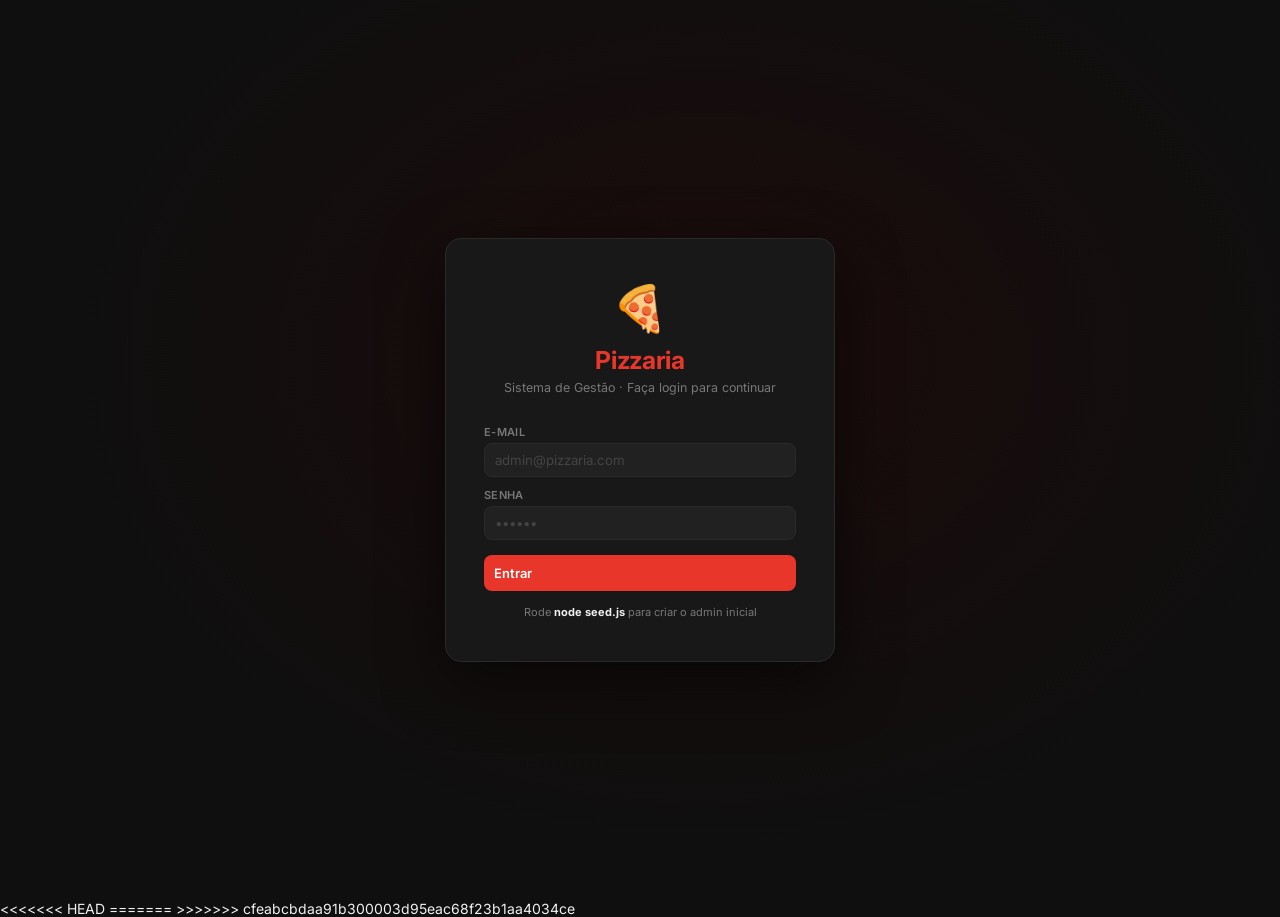
<file: index.html>
<!DOCTYPE html>
<html lang="pt-BR">
<head>
  <meta charset="UTF-8"/>
  <meta name="viewport" content="width=device-width, initial-scale=1.0"/>
  <title>🍕 Pizzaria</title>
  <link rel="preconnect" href="https://fonts.googleapis.com">
  <link href="https://fonts.googleapis.com/css2?family=Inter:wght@400;500;600;700&display=swap" rel="stylesheet">
  <link rel="stylesheet" href="style.css"> <!--Caminho para o CSS-->
</head>
<body>
 <!-- // ================================== LOGIN ============================= // -->
<div id="tela-login">

  <div class="login-box">

    
    <div class="login-logo">
      <span class="em">🍕</span>
      <h1>Pizzaria</h1>
      <p>Sistema de Gestão · Faça login para continuar</p>
    </div>

    <div class="login-erro" id="login-erro"></div>

    <div class="fg"> <!-- Caixa de entrada para email -->
      <label>E-mail</label>
      <input id="l-email" type="email" placeholder="admin@pizzaria.com"
        onkeydown="if(event.key==='Enter') fazerLogin()">
    </div>

    <div class="fg">
      <label>Senha</label> <!-- Caixa de entrada para senha -->
      <input id="l-senha" type="password" placeholder="••••••"
        onkeydown="if(event.key==='Enter') fazerLogin()">
    </div>
    <!-- Botão para fazer login -->
    <button class="btn btn-red" id="btn-login" 
      style="width:100%;padding:10px;margin-top:4px"
      onclick="fazerLogin()">
      Entrar
    </button>

    <!-- Criar o Admin Incial -->
    <p style="text-align:center;font-size:.69rem;color:var(--muted);margin-top:14px">
      Rode <strong style="color:var(--text)">node seed.js</strong> para criar o admin inicial
    </p>

  </div>

</div>

<!-- // ================================== FIM LOGIN ============================= // -->
<<<<<<< HEAD
 
=======


>>>>>>> cfeabcbdaa91b300003d95eac68f23b1aa4034ce

<!-- // ================================== TELA INICIAL ============================= // -->

<div id="app">
  <aside id="sidebar">

    <div class="sb-logo">
      <h1>🍕 Pizzaria</h1>
      <div class="sb-user">
        <span class="tag" id="sb-perfil">—</span>
        <span id="sb-nome">—</span>
      </div>
    </div>

    <nav class="sb-nav">
      <!-- Visualizar Dashboard -->
      <div class="sb-group">Geral</div>
      <button class="nav-btn ativo" onclick="ir('dashboard',this)">
        <span class="ic">📊</span><span>Dashboard</span>
      </button>

      <!-- Visualizar Pedidos -->
      <button class="nav-btn" onclick="ir('pedidos',this)">
        <span class="ic">📋</span><span>Pedidos</span>
      </button>
      
       <!-- Visualizar Cadastros -->
      <div class="sb-group">Cadastros</div>
      <button class="nav-btn" onclick="ir('pizzas',this)">
        <span class="ic">🍕</span><span id="nav-pizzas-label">Pizzas</span>
      </button>

      <!-- Visualizar Clientes -->
      <button class="nav-btn" onclick="ir('clientes',this)">
        <span class="ic">👥</span><span>Clientes</span>
      </button>

       <!-- Visualizar Sistema-->
      <div class="sb-group" id="menu-usuarios" style="display:none">Sistema</div>
      <button class="nav-btn" id="btn-usuarios" onclick="ir('usuarios',this)"
        style="display:none">
        <span class="ic">🔐</span><span>Usuários</span>
      </button>

       <!-- Visualizar Mesas -->
      <div class="sb-group" id="sb-group-garcom" style="display:none">Mesas</div>
      <button class="nav-btn" id="btn-nav-mesas" onclick="ir('mesas',this)"
        style="display:none">
        <span class="ic">🪑</span><span>Minhas Mesas</span>
      </button>

    </nav>

     <!-- Versão e Botão para Sair  -->
    <div class="sb-footer">
      <span>v2.0</span>
      <button class="btn-logout" onclick="sair()">Sair</button>
    </div>
  </aside>




  <!-- // ==================================  DASHBOARD ============================= // -->

  <div id="conteudo">
    <section id="pg-dashboard" class="secao ativa">

      <div class="pg-header">
        <div>
          <h2>Dashboard</h2>
          <p id="dash-sub">Resumo do sistema</p>
        </div>
        <button class="btn btn-ghost btn-sm" onclick="carregarDashboard()">↻ Atualizar</button>
      </div>

      <div class="pg-body">

        <div class="stats-grid">

          <div class="stat cr">
            <span class="ico">📋</span>
            <div class="lbl">Pedidos</div>
            <div class="val" id="s-ped">—</div>
            <div class="sub" id="s-ped-sub">carregando</div>
          </div>

          <div class="stat co" id="stat-fat">
            <span class="ico">💰</span>
            <div class="lbl">Faturamento</div>
            <div class="val" id="s-fat">—</div>
            <div class="sub">total geral</div>
          </div>

          <div class="stat cg" id="stat-cli">
            <span class="ico">👥</span>
            <div class="lbl">Clientes</div>
            <div class="val" id="s-cli">—</div>
            <div class="sub">cadastrados</div>
          </div>

          <div class="stat cb">
            <span class="ico">🍕</span>
            <div class="lbl">Pizzas</div>
            <div class="val" id="s-piz">—</div>
            <div class="sub">no cardápio</div>
          </div>

          <div class="stat cp">
            <span class="ico">🛵</span>
            <div class="lbl">Em entrega</div>
            <div class="val" id="s-ent">—</div>
            <div class="sub">saíram agora</div>
          </div>

        </div>

        <div class="dash-grid">

          <div class="card">

            <div class="card-head">
              <h3>Pedidos Recentes</h3>
              <button class="btn btn-red btn-sm"
                onclick="ir('pedidos', document.querySelector('[onclick*=pedidos]'))">
                + Novo
              </button>
            </div>

            <div class="card-body" id="dash-pedidos">
              <div class="spin-wrap"><div class="spin"></div> Carregando...</div>
            </div>

          </div>

          <div class="card">

            <div class="card-head"><h3>Cardápio Ativo</h3></div>

            <div class="card-body" id="dash-cardapio">
              <div class="spin-wrap"><div class="spin"></div> Carregando...</div>
            </div>

          </div>

        </div>

      </div>

    </section>
  <!-- // ==================================  FIM DASHBOARD ============================= // -->

  <!-- // ==================================  PEDIDOS ============================= // -->

    <section id="pg-pedidos" class="secao">

      <div class="pg-header">
        <div><h2>Pedidos</h2><p>Acompanhe e gerencie os pedidos</p></div>
        <button class="btn btn-red" onclick="abrirPedido()">+ Novo Pedido</button>
      </div>

      <div class="pg-body">

        <div class="card">

          <div class="card-body tbl-wrap" id="tbl-pedidos">
            <div class="spin-wrap"><div class="spin"></div> Carregando...</div>
          </div>

        </div>
      </div>

    </section>

    <section id="pg-pizzas" class="secao">

      <div class="pg-header">

        <div>
          <h2 id="pg-pizzas-titulo">Pizzas</h2>
          <p id="pg-pizzas-sub">Gerencie o cardápio</p>
        </div>
    
        <button class="btn btn-red" id="btn-nova-pizza" onclick="abrirPizza()">+ Nova Pizza</button>
      </div>


      <div class="pg-body">

        <div class="card">

          <div class="card-body tbl-wrap" id="tbl-pizzas">
            <div class="spin-wrap"><div class="spin"></div> Carregando...</div>
          </div>

        </div>
      </div>
    </section>
  <!-- // ==================================  FIM PEDIDOS ============================= // -->


  <!-- // ==================================  CLIENTES ============================= // -->
    <section id="pg-clientes" class="secao">

      <div class="pg-header">

        <div><h2>Clientes</h2><p>Cadastre e busque clientes</p></div>
        <button class="btn btn-red" onclick="abrirCliente()">+ Novo Cliente</button>
      </div>

      <div class="pg-body">

        <div style="margin-bottom:12px">
          <input id="busca-cli" placeholder="🔍  Buscar por nome..."
            style="max-width:270px" oninput="buscarCli(this.value)">
        </div>

        <div class="card">

          <div class="card-body tbl-wrap" id="tbl-clientes">
            <div class="spin-wrap"><div class="spin"></div> Carregando...</div>
          </div>

        </div>


      </div>

    </section>
  <!-- // ==================================  FIM CLIENTES ============================= // -->

  <!-- // ==================================  USUÁRIOS ============================= // -->

    <section id="pg-usuarios" class="secao">

      <div class="pg-header">

        <div><h2>Usuários</h2><p>Atendentes e administradores</p></div>
        <button class="btn btn-ghost" onclick="abrirUsuario()">+ Novo Usuário</button>
      </div>

      <div class="pg-body">

        <div class="card">

          <div class="card-body tbl-wrap" id="tbl-usuarios">
            <div class="spin-wrap"><div class="spin"></div> Carregando...</div>
          </div>

        </div>

      </div>

    </section>
  <!-- // ================================== FIM USUÁRIOS ============================= // -->

  <!-- // ==================================  MESAS ============================= // -->


    <section id="pg-mesas" class="secao">

      <div class="pg-header">

        <div>
          <h2>Mesas</h2>
          <p id="mesas-sub">Seus pedidos ativos</p>
        </div>

        <button class="btn btn-red" onclick="abrirPedidoMesa()">+ Novo Pedido</button>
      </div>

      <div class="pg-body">

        <div class="stats-grid" style="margin-bottom:18px">

          <div class="stat cr">
            <span class="ico">📋</span>
            <div class="lbl">Meus Pedidos</div>
            <div class="val" id="g-ped">—</div>
            <div class="sub" id="g-ped-sub">hoje</div>
          </div>
          
          <div class="stat cg">
            <span class="ico">🪑</span>
            <div class="lbl">Mesas Ativas</div>
            <div class="val" id="g-mesas">—</div>
            <div class="sub">com pedido aberto</div>
          </div>

          <div class="stat cb">
            <span class="ico">👨‍🍳</span>
            <div class="lbl">Em Preparo</div>
            <div class="val" id="g-preparo">—</div>
            <div class="sub">sendo preparados</div>
          </div>

          <div class="stat cp">
            <span class="ico">🛵</span>
            <div class="lbl">Prontos</div>
            <div class="val" id="g-prontos">—</div>
            <div class="sub">aguardando retirada</div>
          </div>

        </div>

        <div style="display:flex;align-items:center;gap:8px;margin-bottom:14px;flex-wrap:wrap">
          <span style="font-size:.75rem;color:var(--muted);font-weight:600;text-transform:uppercase;letter-spacing:.4px">Mesa:</span>
          <div style="display:flex;gap:5px;flex-wrap:wrap" id="mesa-botoes"></div>
          <button class="btn btn-ghost btn-sm" onclick="carregarMesas(null)">Todas</button>
        </div>

        <div id="grid-mesas" style="display: grid; grid-template-columns: repeat(auto-fill, minmax(280px, 1fr)); gap: 14px;">
          <div class="spin-wrap"><div class="spin"></div> Carregando...</div>
        </div>

      </div>

    </section>
  </div>

</div>
  <!-- // ================================== FIM MESAS ============================= // -->


  <!-- // ==================================  NOVA PIZZA ============================= // -->

<div id="m-pizza" class="modal-bg">

  <div class="modal">

    <h3 id="m-pizza-t">Nova Pizza</h3>
    <input type="hidden" id="p-id">

    <div class="fr2">
      <div class="fg"><label>Nome *</label><input id="p-nome" placeholder="Ex: Calabresa"></div>

      <div class="fg"><label>Categoria</label>

        <select id="p-cat">
          <option value="tradicional">Tradicional</option>
          <option value="especial">Especial</option>
          <option value="premium">Premium</option>
          <option value="doce">Doce</option>
        </select>

      </div>

    </div>

    <div class="fg"><label>Ingredientes *</label><input id="p-ing" placeholder="Calabresa, cebola, mussarela..."></div>
    <div class="fg"><label>Descrição</label><input id="p-desc" placeholder="Breve descrição..."></div>

    <div class="fr3">
      <div class="fg"><label>Preço P (R$)</label><input id="p-pp" type="number" step="0.01" min="0" placeholder="35,00"></div>
      <div class="fg"><label>Preço M (R$)</label><input id="p-pm" type="number" step="0.01" min="0" placeholder="45,00"></div>
      <div class="fg"><label>Preço G (R$)</label><input id="p-pg" type="number" step="0.01" min="0" placeholder="55,00"></div>
    </div>

    <div class="fg"><label>Disponível</label>
      <select id="p-disp">
        <option value="true">✅ Sim</option>
        <option value="false">❌ Não</option>
      </select>
    </div>

    <div class="modal-foot">
      <button class="btn btn-ghost" onclick="fechar('m-pizza')">Cancelar</button>
      <button class="btn btn-red"   onclick="salvarPizza()">Salvar</button>
    </div>

  </div>

</div>
  <!-- // ==================================  FIM NOVA PIZZA ============================= // -->

    <!-- // ==================================  NOVO CLIENTE ============================= // -->

<div id="m-cliente" class="modal-bg">

  <div class="modal">

    <h3 id="m-cli-t">Novo Cliente</h3>
    <input type="hidden" id="c-id">

    <div class="fr2">
      <div class="fg"><label>Nome *</label><input id="c-nome" placeholder="João da Silva"></div>
      <div class="fg"><label>Telefone *</label><input id="c-tel" placeholder="(11) 99999-9999"></div>
    </div>

    <div class="fr2">
      <div class="fg"><label>Rua</label><input id="c-rua" placeholder="Rua das Flores"></div>
      <div class="fg"><label>Número</label><input id="c-num" placeholder="123"></div>
    </div>

    <div class="fr3">
      <div class="fg"><label>Bairro</label><input id="c-bairro" placeholder="Centro"></div>
      <div class="fg"><label>Cidade</label><input id="c-cidade" placeholder="São Paulo"></div>
      <div class="fg"><label>CEP</label><input id="c-cep" placeholder="00000-000"></div>
    </div>

    <div class="fg"><label>Complemento</label><input id="c-comp" placeholder="Apto 12, Bloco B"></div>
    <div class="fg"><label>Observações</label><input id="c-obs" placeholder="Alergia, preferências..."></div>

    <div class="modal-foot">
      <button class="btn btn-ghost" onclick="fechar('m-cliente')">Cancelar</button>
      <button class="btn btn-red"   onclick="salvarCliente()">Salvar</button>
    </div>

  </div>

</div>

<!-- // ==================================  FIM NOVO CLIENTE ============================= // -->

  <!-- // ==================================  NOVO PEDIDO ============================= // -->
<div id="m-pedido" class="modal-bg">

  <div class="modal lg">

    <h3>Novo Pedido</h3>

    <div class="fg"><label>Cliente *</label><select id="ped-cli"></select></div>
    <div class="div"></div>

    <div style="display:flex;justify-content:space-between;align-items:center;margin-bottom:7px">
      <label style="margin-bottom:0;font-size:.68rem;color:var(--muted);text-transform:uppercase;letter-spacing:.3px">Itens do Pedido</label>
      <button class="btn btn-ghost btn-sm" onclick="addItem()">+ Pizza</button>
    </div>

    <div style="display:grid;grid-template-columns:1fr 68px 58px 68px 30px;gap:6px;font-size:.65rem;color:var(--muted);text-transform:uppercase;letter-spacing:.4px;margin-bottom:4px;padding:0 1px">
      <span>Pizza</span><span>Tam.</span><span>Qtd</span><span>Subtotal</span><span></span>
    </div>

    <div id="itens-lista"></div>

    <div class="total-box">
      <div class="row"><span>Subtotal</span><span id="ped-sub">R$ 0,00</span></div>
      <div class="row"><span>Taxa de Entrega (R$)</span><input id="ped-taxa" type="number" min="0" step="0.5" value="0" style="width:72px;text-align:right;padding:3px 6px" oninput="recalc()"></div>
      <div class="row tot"><span>TOTAL</span><span id="ped-tot">R$ 0,00</span></div>
    </div>

    <div class="fr2">
      <div class="fg"><label>Forma de Pagamento *</label><select id="ped-pag" onchange="toggleTroco()"><option value="pix">PIX</option><option value="cartao_credito">Cartão de Crédito</option><option value="cartao_debito">Cartão de Débito</option><option value="dinheiro">Dinheiro</option></select></div>
      <div class="fg" id="wrap-troco" style="display:none"><label>Troco para (R$)</label><input id="ped-troco" type="number" min="0" step="1" placeholder="Ex: 100"></div>
    </div>

    <div class="fg"><label>Observações</label><textarea id="ped-obs" rows="2" placeholder="Sem cebola, massa fina..."></textarea></div>

    <div class="modal-foot">
      <button class="btn btn-ghost" onclick="fechar('m-pedido')">Cancelar</button>
      <button class="btn btn-red"   onclick="salvarPedido()">Confirmar Pedido</button>
    </div>

  </div>

</div>

    <!-- // ==================================  FIM NOVO PEDIDO ============================= // -->

    <!-- // ==================================  ATUALIZAR STATUS ============================= // -->

<div id="m-status" class="modal-bg">

  <div class="modal" style="max-width:330px">

    <h3>Atualizar Status</h3>
    <input type="hidden" id="st-id">

    <div class="fg"><label>Novo Status</label>

      <select id="st-val">

        <option value="recebido">📥 Recebido</option>
        <option value="em_preparo">👨‍🍳 Em Preparo</option>
        <option value="saiu_entrega">🛵 Saiu para Entrega</option>
        <option value="entregue">✅ Entregue</option>
        <option value="cancelado">❌ Cancelado</option>

      </select>
    </div>

    <div class="modal-foot">
      <button class="btn btn-ghost" onclick="fechar('m-status')">Cancelar</button>
      <button class="btn btn-blue"  onclick="salvarStatus()">Atualizar</button>
    </div>

  </div>
</div>
    <!-- // ================================== FIM ATUALIZAR STATUS ============================= // -->

    <!-- // ==================================  NOVO USUÁRIO ============================= // -->
<div id="m-usuario" class="modal-bg">

  <div class="modal">
    <h3>Novo Usuário</h3>

    <div class="fr2">
      <div class="fg"><label>Nome *</label><input id="u-nome" placeholder="Nome completo"></div>
      <div class="fg"><label>Perfil</label><select id="u-perfil"><option value="Atendente">Atendente</option><option value="Garcom">Garçom</option><option value="Administrador">Administrador</option></select></div>
    </div>

    <div class="fg"><label>E-mail *</label><input id="u-email" type="email" placeholder="usuario@pizzaria.com"></div>
    <div class="fg"><label>Senha *</label><input id="u-senha" type="password" placeholder="Mínimo 6 caracteres"></div>

    <div class="modal-foot">
      <button class="btn btn-ghost" onclick="fechar('m-usuario')">Cancelar</button>
      <button class="btn btn-ghost" onclick="salvarUsuario()">Criar</button>
    </div>

  </div>

</div>
<!-- // ==================================  FIM NOVO USUÁRIO ============================= // -->

<!-- // ==================================  PEDIDO DE MESA ============================= // -->
<div id="m-pedido-mesa" class="modal-bg">

  <div class="modal lg">

    <h3>Pedido de Mesa</h3>

    <div class="fr2">
      <div class="fg"><label>Mesa *</label><select id="pm-mesa"><option value="">— Selecione a mesa —</option><option value="1">Mesa 1</option><option value="2">Mesa 2</option><option value="3">Mesa 3</option><option value="4">Mesa 4</option><option value="5">Mesa 5</option><option value="6">Mesa 6</option><option value="7">Mesa 7</option><option value="8">Mesa 8</option><option value="9">Mesa 9</option><option value="10">Mesa 10</option></select></div>
      <div class="fg"><label>Cliente (opcional)</label><select id="pm-cli"><option value="">— Sem cadastro —</option></select></div>
    </div>

    <div class="div"></div>

    <div style="display:flex;justify-content:space-between;align-items:center;margin-bottom:7px">
      <label style="margin-bottom:0;font-size:.68rem;color:var(--muted);text-transform:uppercase;letter-spacing:.3px">Itens do Pedido</label>
      <button class="btn btn-ghost btn-sm" onclick="addItemMesa()">+ Pizza</button>
    </div>

    <div style="display:grid;grid-template-columns:1fr 68px 58px 68px 30px;gap:6px;font-size:.65rem;color:var(--muted);text-transform:uppercase;letter-spacing:.4px;margin-bottom:4px;padding:0 1px">
      <span>Pizza</span><span>Tam.</span><span>Qtd</span><span>Subtotal</span><span></span>
    </div>

    <div id="itens-mesa-lista"></div>

    <div class="total-box">
      <div class="row"><span>Subtotal</span><span id="pm-sub">R$ 0,00</span></div>
      <div class="row tot"><span>TOTAL DA MESA</span><span id="pm-tot">R$ 0,00</span></div>
    </div>

    <div class="fg"><label>Observações</label><textarea id="pm-obs" rows="2" placeholder="Sem cebola, bem passado..."></textarea></div>

    <div class="modal-foot">
      <button class="btn btn-ghost" onclick="fechar('m-pedido-mesa')">Cancelar</button>
      <button class="btn btn-red"   onclick="salvarPedidoMesa()">Confirmar Pedido</button>
    </div>

  </div>
</div>

<!-- // ================================== FIM PEDIDO DE MESA ============================= // -->

<!-- // ==================================  FECHAR MESA ============================= // -->


<div id="m-fechar-mesa" class="modal-bg">

  <div class="modal" style="max-width:440px">

    <h3 id="fm-titulo">Fechar Mesa</h3>
    <div id="fm-resumo" style="margin-bottom:12px"></div>

    <div class="total-box"><div class="row"><span>Total consumido</span><span id="fm-total">R$ 0,00</span></div></div>

    <div class="fg"><label>Forma de Pagamento</label><select id="fm-pag"><option value="pix">PIX</option><option value="cartao_credito">Cartão de Crédito</option><option value="cartao_debito">Cartão de Débito</option><option value="dinheiro">Dinheiro</option></select></div>

    <div class="modal-foot">
      <button class="btn btn-ghost" onclick="fechar('m-fechar-mesa')">Cancelar</button>
      <button class="btn btn-green" onclick="confirmarFechamento()">✅ Fechar Mesa</button>
    </div>

  </div>

</div>

<div id="toast"></div>
<script src="script.js"></script> <!--Caminho para o JS-->

</body>
</html>
</file>
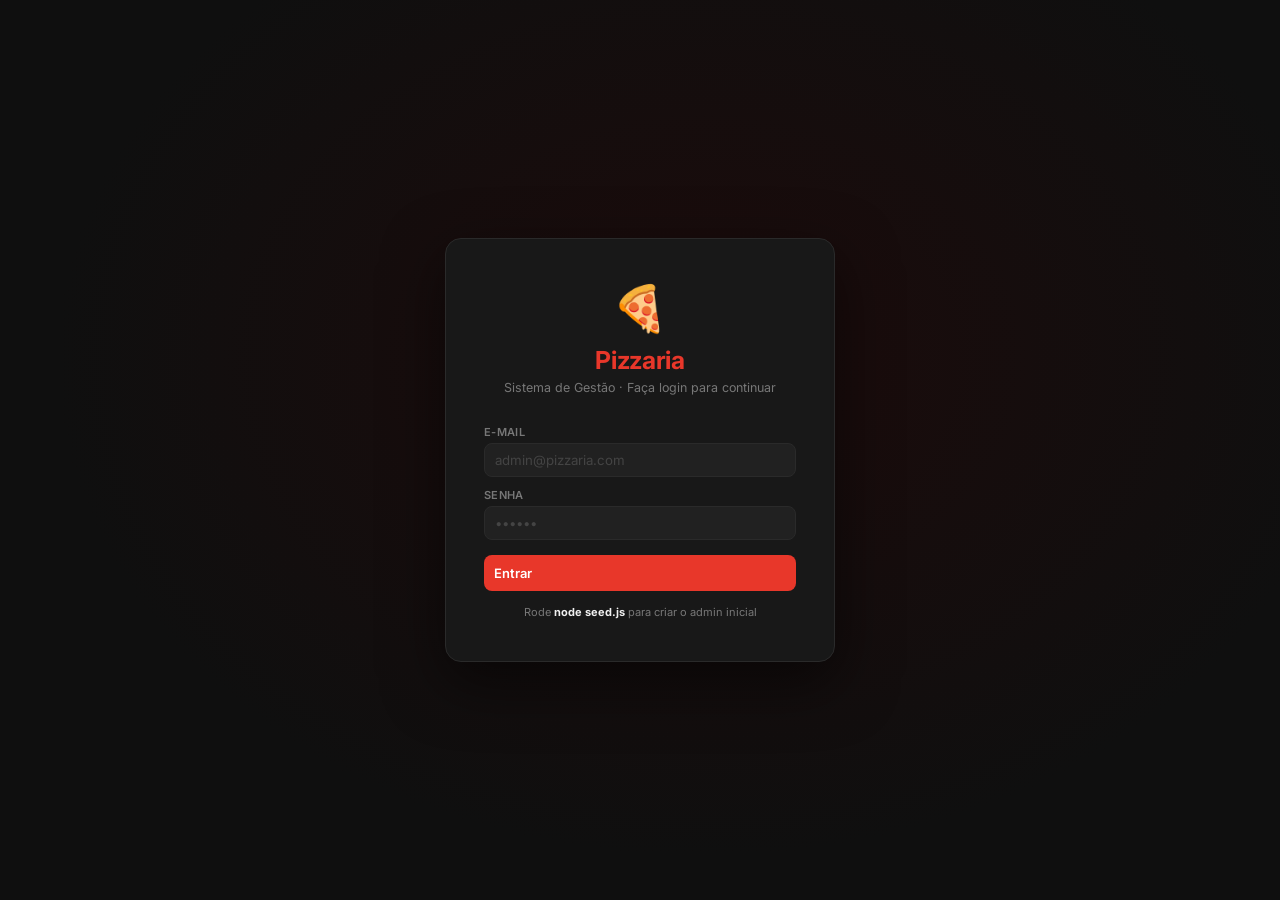
<file: public/index.html>
<!-- Os comentários adicionados em todos os arquivos foram digitados na mão, sem o uso de inteligência artificial, pois a gente não é todo mundo 👍-->
<!DOCTYPE html>
<html lang="pt-BR">
<head>
  <meta charset="UTF-8"/>
  <meta name="viewport" content="width=device-width, initial-scale=1.0"/>
  <title>🍕 Pizzaria</title>
  <link rel="preconnect" href="https://fonts.googleapis.com">
  <link href="https://fonts.googleapis.com/css2?family=Inter:wght@400;500;600;700&display=swap" rel="stylesheet">
  <link rel="stylesheet" href="style.css"> <!--Caminho para o CSS-->
</head>
<body>
 <!-- // ================================== LOGIN ============================= // -->
<div id="tela-login">

  <div class="login-box">

    
    <div class="login-logo">
      <span class="em">🍕</span>
      <h1>Pizzaria</h1>
      <p>Sistema de Gestão · Faça login para continuar</p>
    </div>

    <div class="login-erro" id="login-erro"></div>

    <div class="fg"> <!-- Caixa de entrada para email -->
      <label>E-mail</label>
      <input id="l-email" type="email" placeholder="admin@pizzaria.com"
        onkeydown="if(event.key==='Enter') fazerLogin()">
    </div>

    <div class="fg">
      <label>Senha</label> <!-- Caixa de entrada para senha -->
      <input id="l-senha" type="password" placeholder="••••••"
        onkeydown="if(event.key==='Enter') fazerLogin()">
    </div>
    <!-- Botão para fazer login -->
    <button class="btn btn-red" id="btn-login" 
      style="width:100%;padding:10px;margin-top:4px"
      onclick="fazerLogin()">
      Entrar
    </button>

    <!-- Criar o Admin Incial -->
    <p style="text-align:center;font-size:.69rem;color:var(--muted);margin-top:14px">
      Rode <strong style="color:var(--text)">node seed.js</strong> para criar o admin inicial
    </p>

  </div>

</div>

<!-- // ================================== FIM LOGIN ============================= // -->



<!-- // ================================== TELA INICIAL ============================= // -->

<div id="app">
  <aside id="sidebar">

    <div class="sb-logo">
      <h1>🍕 Pizzaria</h1>
      <div class="sb-user">
        <span class="tag" id="sb-perfil">—</span>
        <span id="sb-nome">—</span>
      </div>
    </div>

    <nav class="sb-nav">

      <!-- Visualizar Dashboard -->
      <div class="sb-group">Geral</div>
      <button class="nav-btn ativo" onclick="ir('dashboard',this)">
        <span class="ic">📊</span><span>Dashboard</span>
      </button>

      <!-- Visualizar Pedidos -->
      <button class="nav-btn" onclick="ir('pedidos',this)">
        <span class="ic">📋</span><span>Pedidos</span>
      </button>
      
       <!-- Visualizar Cadastros -->
      <div class="sb-group">Cadastros</div>
      <button class="nav-btn" onclick="ir('pizzas',this)">
        <span class="ic">🍕</span><span id="nav-pizzas-label">Pizzas</span>
      </button>

      <!-- Visualizar Clientes -->
      <button class="nav-btn" onclick="ir('clientes',this)">
        <span class="ic">👥</span><span>Clientes</span>
      </button>

       <!-- Visualizar Sistema-->
      <div class="sb-group" id="menu-usuarios" style="display:none">Sistema</div>
      <button class="nav-btn" id="btn-usuarios" onclick="ir('usuarios',this)"
        style="display:none">
        <span class="ic">🔐</span><span>Usuários</span>
      </button>

       <!-- Visualizar Mesas -->
      <div class="sb-group" id="sb-group-garcom" style="display:none">Mesas</div>
      <button class="nav-btn" id="btn-nav-mesas" onclick="ir('mesas',this)"
        style="display:none">
        <span class="ic">🪑</span><span>Minhas Mesas</span>
      </button>

    </nav>

     <!-- Versão e Botão para Sair  -->
    <div class="sb-footer">
      <span>v2.0</span>
      <button class="btn-logout" onclick="sair()">Sair</button>
    </div>
  </aside>~
  
  <!-- // ==================================  FIM TELA INICIAL ============================= // -->




  <!-- // ==================================  DASHBOARD ============================= // -->

  <div id="conteudo"> <!--Mostrar o Geral das informações em uma única página-->
    <section id="pg-dashboard" class="secao ativa">

      <div class="pg-header">
        <div>
          <h2>Dashboard</h2>
          <p id="dash-sub">Resumo do sistema</p>
        </div>
        <button class="btn btn-ghost btn-sm" onclick="carregarDashboard()">↻ Atualizar</button>
      </div>

      <div class="pg-body">

        <div class="stats-grid">

          <!-- Área de visualização dos Pedidos -->
          <div class="stat cr">
            <span class="ico">📋</span>
            <div class="lbl">Pedidos</div>
            <div class="val" id="s-ped">—</div>
            <div class="sub" id="s-ped-sub">carregando</div> <!--  Carregando a visualização dos Pedidos -->

          </div>

          <!-- Área de visualização do Faturamento -->
          <div class="stat co" id="stat-fat">
            <span class="ico">💰</span>
            <div class="lbl">Faturamento</div>
            <div class="val" id="s-fat">—</div>
            <div class="sub">total geral</div>
          </div>

          <!-- Área de visualização dos Pedidos -->
          <div class="stat cg" id="stat-cli">
            <span class="ico">👥</span>
            <div class="lbl">Clientes</div>
            <div class="val" id="s-cli">—</div>
            <div class="sub">cadastrados</div>
          </div>

           <!-- Área de visualização das Pizzas no Cardápio -->
          <div class="stat cb">
            <span class="ico">🍕</span>
            <div class="lbl">Pizzas</div>
            <div class="val" id="s-piz">—</div>
            <div class="sub">no cardápio</div>
          </div>

          <!-- Área de visualização das Entregas -->
          <div class="stat cp">
            <span class="ico">🛵</span>
            <div class="lbl">Em entrega</div>
            <div class="val" id="s-ent">—</div>
            <div class="sub">saíram agora</div>
          </div>

        </div>

        <div class="dash-grid">

          <div class="card">

          <!-- Verificar pedidos usando botão -->
            <div class="card-head">
              <h3>Pedidos Recentes</h3>
              <button class="btn btn-red btn-sm"
                onclick="ir('pedidos', document.querySelector('[onclick*=pedidos]'))">
                + Novo
              </button>
            </div>

            <div class="card-body" id="dash-pedidos">
              <div class="spin-wrap"><div class="spin"></div> Carregando...</div> <!--  Carregando a visualização dos Pedidos -->
            </div>

          </div>

          <div class="card">

            <div class="card-head"><h3>Cardápio Ativo</h3></div>

            <div class="card-body" id="dash-cardapio">
              <div class="spin-wrap"><div class="spin"></div> Carregando...</div>
            </div>

          </div>

        </div>

      </div>

    </section>
  <!-- // ==================================  FIM DASHBOARD ============================= // -->

  <!-- // ==================================  PEDIDOS ============================= // -->

    <section id="pg-pedidos" class="secao">

    <!--  Verificar pedidos -->
      <div class="pg-header">  
        <div><h2>Pedidos</h2><p>Acompanhe e gerencie os pedidos</p></div> 
        <button class="btn btn-red" onclick="abrirPedido()">+ Novo Pedido</button>
      </div>

      <div class="pg-body">

        <div class="card">

          <div class="card-body tbl-wrap" id="tbl-pedidos"> <!--  Carregando a visualização dos Pedidos -->
            <div class="spin-wrap"><div class="spin"></div> Carregando...</div>
          </div>

        </div>
      </div>

    </section>

  <!-- // ==================================  FIM PEDIDOS ============================= // -->


  <!-- // ==================================   SEÇÃO PIZZA  ============================= // -->

    <section id="pg-pizzas" class="secao">

      <div class="pg-header">

        <div>
          <h2 id="pg-pizzas-titulo">Pizzas</h2>  
          <p id="pg-pizzas-sub">Gerencie o cardápio</p>
        </div>
    
        <button class="btn btn-red" id="btn-nova-pizza" onclick="abrirPizza()">+ Nova Pizza</button>  <!-- Botão para  adicionar mais pizza -->
      </div>


      <div class="pg-body">

        <div class="card">

          <div class="card-body tbl-wrap" id="tbl-pizzas">
            <div class="spin-wrap"><div class="spin"></div> Carregando...</div> <!--  Carregando a visualização das Pizzas -->
          </div>

        </div>
      </div>
    </section>
  <!-- // ==================================  FIM SEÇÃO PIZZA ============================= // -->


  <!-- // ==================================  CLIENTES ============================= // -->
    <section id="pg-clientes" class="secao">

      <div class="pg-header">

        <div><h2>Clientes</h2><p>Cadastre e busque clientes</p></div> 
        <button class="btn btn-red" onclick="abrirCliente()">+ Novo Cliente</button>   <!-- Botão para  adicionar mais  clientes -->
      </div>

      <div class="pg-body">

        <div style="margin-bottom:12px">
          <input id="busca-cli" placeholder="🔍  Buscar por nome..."
            style="max-width:270px" oninput="buscarCli(this.value)"> <!-- Caixa de entrada para buscar o nome dos clientes -->
        </div>

        <div class="card">

          <div class="card-body tbl-wrap" id="tbl-clientes">
            <div class="spin-wrap"><div class="spin"></div> Carregando...</div>
          </div>

        </div>


      </div>

    </section>
  <!-- // ==================================  FIM CLIENTES ============================= // -->



  <!-- // ==================================  USUÁRIOS ============================= // -->

    <section id="pg-usuarios" class="secao">

      <div class="pg-header">

        <div><h2>Usuários</h2><p>Atendentes e administradores</p></div>
        <button class="btn btn-ghost" onclick="abrirUsuario()">+ Novo Usuário</button> <!-- Botão para adicionar mais usuários-->
      </div>

      <div class="pg-body">

        <div class="card">

          <div class="card-body tbl-wrap" id="tbl-usuarios">
            <div class="spin-wrap"><div class="spin"></div> Carregando...</div>   <!--  Carregando a adição de novos usuários -->
          </div> 

        </div>

      </div>

    </section>
  <!-- // ================================== FIM USUÁRIOS ============================= // -->

  <!-- // ==================================  MESAS ============================= // -->


    <section id="pg-mesas" class="secao">

      <div class="pg-header">

        <div>
          <h2>Mesas</h2>
          <p id="mesas-sub">Seus pedidos ativos</p>
        </div>

        <button class="btn btn-red" onclick="abrirPedidoMesa()">+ Novo Pedido</button> <!--Botão para fazer um novo pedido-->
      </div>

      <div class="pg-body">

        <div class="stats-grid" style="margin-bottom:18px">

          <!-- Área de visualizar os meus pedidos-->
          <div class="stat cr">
            <span class="ico">📋</span>
            <div class="lbl">Meus Pedidos</div>
            <div class="val" id="g-ped">—</div>
            <div class="sub" id="g-ped-sub">hoje</div>
          </div>
          
          <!-- Área de visualizar as mesas ativas-->
          <div class="stat cg">
            <span class="ico">🪑</span>
            <div class="lbl">Mesas Ativas</div>
            <div class="val" id="g-mesas">—</div>
            <div class="sub">com pedido aberto</div>
          </div>

          <!-- Área de visualizar a pizza sendo preparada-->
          <div class="stat cb">
            <span class="ico">👨‍🍳</span>
            <div class="lbl">Em Preparo</div>
            <div class="val" id="g-preparo">—</div>
            <div class="sub">sendo preparados</div>
          </div>


          <!-- Área de visualizar o pedido pronto-->
          <div class="stat cp">
            <span class="ico">🛵</span>
            <div class="lbl">Prontos</div>
            <div class="val" id="g-prontos">—</div>
            <div class="sub">aguardando retirada</div>
          </div>

        </div>

        <div style="display:flex;align-items:center;gap:8px;margin-bottom:14px;flex-wrap:wrap">
          <span style="font-size:.75rem;color:var(--muted);font-weight:600;text-transform:uppercase;letter-spacing:.4px">Mesa:</span>
          <div style="display:flex;gap:5px;flex-wrap:wrap" id="mesa-botoes"></div>
          <button class="btn btn-ghost btn-sm" onclick="carregarMesas(null)">Todas</button> <!--Botão para carregar todas as mesas-->
        </div>

        <div id="grid-mesas" style="display: grid; grid-template-columns: repeat(auto-fill, minmax(280px, 1fr)); gap: 14px;">
          <div class="spin-wrap"><div class="spin"></div> Carregando...</div> <!--Carregando as mesas-->
        </div>

      </div>

    </section>
  </div>

</div>
  <!-- // ================================== FIM MESAS ============================= // -->


  <!-- // ==================================  NOVA PIZZA ============================= // -->

<div id="m-pizza" class="modal-bg">

  <div class="modal">

    <h3 id="m-pizza-t">Nova Pizza</h3>
    <input type="hidden" id="p-id">

    <div class="fr2">
      <div class="fg"><label>Nome *</label><input id="p-nome" placeholder="Ex: Calabresa"></div>  <!--Caixa de entrada para inserir no nome da pizza-->

      <div class="fg"><label>Categoria</label>

        <select id="p-cat"> <!--Caixa de selecionar a categoria da pizza-->
          <option value="tradicional">Tradicional</option>
          <option value="especial">Especial</option>
          <option value="premium">Premium</option>
          <option value="doce">Doce</option>
        </select>

      </div>

    </div>

    <div class="fg"><label>Ingredientes *</label><input id="p-ing" placeholder="Calabresa, cebola, mussarela..."></div> <!--Mostrar os ingredientes presente na pizza-->
    <div class="fg"><label>Descrição</label><input id="p-desc" placeholder="Breve descrição..."></div> <!--Mostrar uma breve descrição pizza-->

    <div class="fr3"><!--Mostrar os tipos de preço da pizza-->
      <div class="fg"><label>Preço P (R$)</label><input id="p-pp" type="number" step="0.01" min="0" placeholder="35,00"></div>
      <div class="fg"><label>Preço M (R$)</label><input id="p-pm" type="number" step="0.01" min="0" placeholder="45,00"></div>
      <div class="fg"><label>Preço G (R$)</label><input id="p-pg" type="number" step="0.01" min="0" placeholder="55,00"></div>
    </div>

    <div class="fg"><label>Disponível</label> <!--Verificar se a Pizza está disponível-->
      <select id="p-disp">
        <option value="true">✅ Sim</option>
        <option value="false">❌ Não</option>
      </select>
    </div>

    <div class="modal-foot">
      <button class="btn btn-ghost" onclick="fechar('m-pizza')">Cancelar</button> <!--Botão para cancelar a pizza-->
      <button class="btn btn-red"   onclick="salvarPizza()">Salvar</button>       <!--Botão para salvar a pizza-->
    </div>

  </div>

</div>
  <!-- // ==================================  FIM NOVA PIZZA ============================= // -->

    <!-- // ==================================  NOVO CLIENTE ============================= // -->

<div id="m-cliente" class="modal-bg">

  <div class="modal"> <!--Adicionar novos clientes-->

    <h3 id="m-cli-t">Novo Cliente</h3>
    <input type="hidden" id="c-id">

    <div class="fr2">
      <div class="fg"><label>Nome *</label><input id="c-nome" placeholder="João da Silva"></div>  <!--Caixa de entrada para inserir no nome do cliente-->
      <div class="fg"><label>Telefone *</label><input id="c-tel" placeholder="(11) 99999-9999"></div> <!--Caixa de entrada para inserir o telefone do cliente-->
    </div>

    <div class="fr2"> 
      <div class="fg"><label>Rua</label><input id="c-rua" placeholder="Rua das Flores"></div>  <!--Caixa de entrada para inserir o endereço do cliente-->
      <div class="fg"><label>Número</label><input id="c-num" placeholder="123"></div>  <!--Caixa de entrada para inserir o número do endereço do cliente-->
    </div>

    <div class="fr3">
      <div class="fg"><label>Bairro</label><input id="c-bairro" placeholder="Centro"></div>  <!--Caixa de entrada para inserir o bairro do cliente-->
      <div class="fg"><label>Cidade</label><input id="c-cidade" placeholder="São Paulo"></div> <!--Caixa de entrada para inserir a cidade do cliente-->
      <div class="fg"><label>CEP</label><input id="c-cep" placeholder="00000-000"></div> <!--Caixa de entrada para inserir o CEP do cliente-->
    </div>

    <div class="fg"><label>Complemento</label><input id="c-comp" placeholder="Apto 12, Bloco B"></div> <!--Caixa de entrada para inserir o Complemento do cliente-->
    <div class="fg"><label>Observações</label><input id="c-obs" placeholder="Alergia, preferências..."></div> <!--Caixa de entrada para inserir a observação do cliente-->

    <div class="modal-foot">
      <button class="btn btn-ghost" onclick="fechar('m-cliente')">Cancelar</button> <!-- Botão para cancelar o cadastro do novo cliente -->
      <button class="btn btn-red"   onclick="salvarCliente()">Salvar</button>  <!-- Botão para salvar o cadastro do novo cliente -->
    </div>

  </div>

</div>

<!-- // ==================================  FIM NOVO CLIENTE ============================= // -->


  <!-- // ==================================  NOVO PEDIDO ============================= // -->
<div id="m-pedido" class="modal-bg">

  <div class="modal lg">

    <h3>Novo Pedido</h3>

    <div class="fg"><label>Cliente *</label><select id="ped-cli"></select></div> <!--Caixa de entrada para inserir o pedido desejado -->
    <div class="div"></div>

    <div style="display:flex;justify-content:space-between;align-items:center;margin-bottom:7px">
      <label style="margin-bottom:0;font-size:.68rem;color:var(--muted);text-transform:uppercase;letter-spacing:.3px">Itens do Pedido</label> <!--Caixa de entrada para inserir os itens do pedido desejado -->
      <button class="btn btn-ghost btn-sm" onclick="addItem()">+ Pizza</button> <!-- Botão para adicionar pizza -->
    </div>

    <div style="display:grid;grid-template-columns:1fr 68px 58px 68px 30px;gap:6px;font-size:.65rem;color:var(--muted);text-transform:uppercase;letter-spacing:.4px;margin-bottom:4px;padding:0 1px">
      <span>Pizza</span><span>Tam.</span><span>Qtd</span><span>Subtotal</span><span></span> <!--Caixa de entrada para inserir os itens do pedido desejado -->
      <button class="btn btn-ghost btn-sm" onclick="addItem()">+ Pizza</button> <!-- Botão para adicionar pizza -->
    </div>

    <div id="itens-lista"></div>

    <div class="total-box"> <!--Mostrar os valores do pedido -->
      <div class="row"><span>Subtotal</span><span id="ped-sub">R$ 0,00</span></div>
      <div class="row"><span>Taxa de Entrega (R$)</span><input id="ped-taxa" type="number" min="0" step="0.5" value="0" style="width:72px;text-align:right;padding:3px 6px" oninput="recalc()"></div>
      <div class="row tot"><span>TOTAL</span><span id="ped-tot">R$ 0,00</span></div>
    </div>

    <div class="fr2"> <!--Selecionar a forma de pagamento -->
      <div class="fg"><label>Forma de Pagamento *</label><select id="ped-pag" onchange="toggleTroco()"><option value="pix">PIX</option><option value="cartao_credito">Cartão de Crédito</option><option value="cartao_debito">Cartão de Débito</option><option value="dinheiro">Dinheiro</option></select></div>
      <div class="fg" id="wrap-troco" style="display:none"><label>Troco para (R$)</label><input id="ped-troco" type="number" min="0" step="1" placeholder="Ex: 100"></div> <!--Caixa de entrada para selecionar o troco-->
    </div>

    <div class="fg"><label>Observações</label><textarea id="ped-obs" rows="2" placeholder="Sem cebola, massa fina..."></textarea></div> <!--Caixa de entrada para adicionar as obeservações do pedidos -->

    <div class="modal-foot">
      <button class="btn btn-ghost" onclick="fechar('m-pedido')">Cancelar</button> <!-- Botão para cancelar o pedido-->
      <button class="btn btn-red"   onclick="salvarPedido()">Confirmar Pedido</button> <!-- Botão para Confirmar o pedido->
    </div>

  </div>

</div>

    <!-- // ==================================  FIM NOVO PEDIDO ============================= // -->

    <!-- // ==================================  ATUALIZAR STATUS ============================= // -->

<div id="m-status" class="modal-bg">

  <div class="modal" style="max-width:330px">

    <h3>Atualizar Status</h3>
    <input type="hidden" id="st-id">  <!--Caixa de entrada para atualizar status-->

    <div class="fg"><label>Novo Status</label>

      <select id="st-val"> <!--Caixa selecionavél para adicionar a situação sobre o pedido -->

        <option value="recebido">📥 Recebido</option>
        <option value="em_preparo">👨‍🍳 Em Preparo</option>
        <option value="saiu_entrega">🛵 Saiu para Entrega</option>
        <option value="entregue">✅ Entregue</option>
        <option value="cancelado">❌ Cancelado</option>

      </select>
    </div>

    <div class="modal-foot">
      <button class="btn btn-ghost" onclick="fechar('m-status')">Cancelar</button> <!--Botão para cancelar os status-->
      <button class="btn btn-blue"  onclick="salvarStatus()">Atualizar</button> <!--Botão para atualizar os status-->
    </div>

  </div>
</div>
    <!-- // ================================== FIM ATUALIZAR STATUS ============================= // -->

    <!-- // ==================================  NOVO USUÁRIO ============================= // -->
<div id="m-usuario" class="modal-bg">

  <div class="modal">
    <h3>Novo Usuário</h3>

    <div class="fr2"> <!-- Adicionar um novo usuário -->
      <div class="fg"><label>Nome *</label><input id="u-nome" placeholder="Nome completo"></div> <!--Caixa de entrada para inserir o nome completo -->

      <!--Caixa de entrada para inserir o perfil do novo usuário -->
      <div class="fg"><label>Perfil</label><select id="u-perfil"><option value="Atendente">Atendente</option><option value="Garcom">Garçom</option><option value="Administrador">Administrador</option></select></div>
    </div>

    <div class="fg"><label>E-mail *</label><input id="u-email" type="email" placeholder="usuario@pizzaria.com"></div> <!--Caixa de entrada para inserir o email -->
    <div class="fg"><label>Senha *</label><input id="u-senha" type="password" placeholder="Mínimo 6 caracteres"></div> <!--Caixa de entrada para inserir a senha -->

    <div class="modal-foot">
      <button class="btn btn-ghost" onclick="fechar('m-usuario')">Cancelar</button> <!--Botão para cancelar o cadastro-->
      <button class="btn btn-ghost" onclick="salvarUsuario()">Criar</button> <!--Botão para criar o cadastro-->
    </div>

  </div>

</div>
<!-- // ==================================  FIM NOVO USUÁRIO ============================= // -->

<!-- // ==================================  PEDIDO DE MESA ============================= // -->
<div id="m-pedido-mesa" class="modal-bg">

  <div class="modal lg">

    <h3>Pedido de Mesa</h3>

    <div class="fr2"><!--Selecionar a mesa-->

      <!--Caixa de entrada para inserir qual mesa deseja -->
      <div class="fg"><label>Mesa *</label><select id="pm-mesa"><option value="">— Selecione a mesa —</option><option value="1">Mesa 1</option><option value="2">Mesa 2</option><option value="3">Mesa 3</option><option value="4">Mesa 4</option><option value="5">Mesa 5</option><option value="6">Mesa 6</option><option value="7">Mesa 7</option><option value="8">Mesa 8</option><option value="9">Mesa 9</option><option value="10">Mesa 10</option></select></div>
      <div class="fg"><label>Cliente (opcional)</label><select id="pm-cli"><option value="">— Sem cadastro —</option></select></div> <!--Caixa de entrada para inserir o cliente que vai ocupar a mesa -->
    </div>

    <div class="div"></div>
    
   
    <div style="display:flex;justify-content:space-between;align-items:center;margin-bottom:7px">
      <label style="margin-bottom:0;font-size:.68rem;color:var(--muted);text-transform:uppercase;letter-spacing:.3px">Itens do Pedido</label>  
      <button class="btn btn-ghost btn-sm" onclick="addItemMesa()">+ Pizza</button>  <!--Botão para adiconar os itens selecionados-->
    </div>


    <div style="display:grid;grid-template-columns:1fr 68px 58px 68px 30px;gap:6px;font-size:.65rem;color:var(--muted);text-transform:uppercase;letter-spacing:.4px;margin-bottom:4px;padding:0 1px">
      <span>Pizza</span><span>Tam.</span><span>Qtd</span><span>Subtotal</span><span></span> 
    </div>

    <div id="itens-mesa-lista"></div>

    <div class="total-box"> <!-- Valores do pedido -->
      <div class="row"><span>Subtotal</span><span id="pm-sub">R$ 0,00</span></div>
      <div class="row tot"><span>TOTAL DA MESA</span><span id="pm-tot">R$ 0,00</span></div>  
    </div>

    <div class="fg"><label>Observações</label><textarea id="pm-obs" rows="2" placeholder="Sem cebola, bem passado..."></textarea></div> <!-- Caixa de texto para inserir as observações do pedido -->

    <div class="modal-foot">
      <button class="btn btn-ghost" onclick="fechar('m-pedido-mesa')">Cancelar</button> <!--Botão para cancelar o pedido-->
      <button class="btn btn-red"   onclick="salvarPedidoMesa()">Confirmar Pedido</button> <!--Botão para confirmar o pedido-->
    </div>

  </div>
</div>

<!-- // ================================== FIM PEDIDO DE MESA ============================= // -->

<!-- // ==================================  FECHAR MESA ============================= // -->


<div id="m-fechar-mesa" class="modal-bg">

  <div class="modal" style="max-width:440px">

    <h3 id="fm-titulo">Fechar Mesa</h3>
    <div id="fm-resumo" style="margin-bottom:12px"></div>

    <div class="total-box"><div class="row"><span>Total consumido</span><span id="fm-total">R$ 0,00</span></div></div> <!--Mostrar o total -->

    <!--Mostrar as formas de pagamento -->
    <div class="fg"><label>Forma de Pagamento</label><select id="fm-pag"><option value="pix">PIX</option><option value="cartao_credito">Cartão de Crédito</option><option value="cartao_debito">Cartão de Débito</option><option value="dinheiro">Dinheiro</option></select></div>

    <div class="modal-foot">
      <button class="btn btn-ghost" onclick="fechar('m-fechar-mesa')">Cancelar</button> <!-- Botão para cancelar a mesa-->
      <button class="btn btn-green" onclick="confirmarFechamento()">✅ Fechar Mesa</button>  <!-- Botão para confirmar a mesa-->
    </div>

  </div>

</div>

<div id="toast"></div>
<script src="script.js"></script> <!--Caminho para o JS-->

</body>
</html>
</file>
<file: style.css>
:root {
  --bg:      #0f0f0f;
  --surf:    #181818;
  --surf2:   #212121;
  --border:  #2a2a2a;
  --red:     #e8372a;
  --red-dk:  #c02d22;
  --gold:    #f5c842;
  --green:   #29c76f;
  --blue:    #3b82f6;
  --purple:  #8b5cf6;
  --orange:  #ff7d3b;
  --text:    #f0f0f0;
  --muted:   #777;
  --r:       10px;
}

*, *::before, *::after { box-sizing: border-box; margin: 0; padding: 0; }

body {
  font-family: 'Inter', sans-serif;
  background: var(--bg);
  color: var(--text);
  min-height: 100vh;
  font-size: 14px;
}

#tela-login {
  display: flex;
  align-items: center;
  justify-content: center;
  min-height: 100vh;
  background: radial-gradient(ellipse at 55% 40%, #1c0b0b 0%, var(--bg) 65%);
}

.login-box {
  background: var(--surf);
  border: 1px solid var(--border);
  border-radius: 16px;
  padding: 42px 38px;
  width: 100%;
  max-width: 390px;
  box-shadow: 0 20px 60px rgba(0,0,0,.55);
}

.login-logo {
  text-align: center;
  margin-bottom: 30px;
}

.login-logo .em {
  font-size: 2.8rem;
  display: block;
  margin-bottom: 10px;
}

.login-logo h1 {
  font-family: 'Inter', sans-serif;
  font-size: 1.55rem;
  font-weight: 700;
  letter-spacing: -0.3px;
  color: var(--red);
}

.login-logo p {
  font-size: 0.78rem;
  color: var(--muted);
  margin-top: 5px;
}

.login-erro {
  background: rgba(232,55,42,.13);
  border: 1px solid rgba(232,55,42,.3);
  color: #ff7e70;
  padding: 9px 13px;
  border-radius: 8px;
  font-size: 0.8rem;
  margin-bottom: 14px;
  display: none;
}

#app { display: none; min-height: 100vh; }

body.logado #tela-login { display: none; }
body.logado #app        { display: flex; }

#sidebar {
  width: 220px;
  min-height: 100vh;
  background: var(--surf);
  border-right: 1px solid var(--border);
  display: flex;
  flex-direction: column;
  position: fixed;
  top: 0; left: 0; bottom: 0;
  z-index: 50;
}

.sb-logo {
  padding: 20px 18px;
  border-bottom: 1px solid var(--border);
}

.sb-logo h1 {
  font-family: 'Inter', sans-serif;
  font-size: 1rem;
  font-weight: 700;
  letter-spacing: -0.2px;
  color: var(--red);
}

.sb-user {
  display: flex;
  align-items: center;
  gap: 6px;
  margin-top: 6px;
  font-size: 0.72rem;
  color: var(--muted);
}

.sb-user .tag {
  background: rgba(232,55,42,.18);
  color: var(--red);
  padding: 1px 7px;
  border-radius: 20px;
  font-size: 0.67rem;
  font-weight: 600;
}

.sb-nav {
  flex: 1;
  padding: 10px 10px;
  display: flex;
  flex-direction: column;
  gap: 2px;
}

.sb-group {
  font-size: 0.63rem;
  text-transform: uppercase;
  letter-spacing: 0.9px;
  color: var(--muted);
  padding: 10px 10px 4px;
}

.nav-btn {
  display: flex;
  align-items: center;
  gap: 9px;
  padding: 9px 11px;
  border-radius: 8px;
  cursor: pointer;
  font-size: 0.84rem;
  font-weight: 500;
  color: var(--muted);
  transition: all .15s;
  border: none;
  background: none;
  width: 100%;
  text-align: left;
  font-family: 'Inter', sans-serif;
}

.nav-btn:hover { background: var(--surf2); color: var(--text); }
.nav-btn.ativo { background: rgba(232,55,42,.11); color: var(--red); }
.nav-btn .ic   { font-size: 0.95rem; width: 17px; text-align: center; }

.sb-footer {
  padding: 13px 18px;
  border-top: 1px solid var(--border);
  display: flex;
  justify-content: space-between;
  align-items: center;
}

.sb-footer span { font-size: 0.7rem; color: var(--muted); }

.btn-logout {
  background: none;
  border: 1px solid var(--border);
  color: var(--muted);
  padding: 3px 9px;
  border-radius: 6px;
  font-size: 0.7rem;
  cursor: pointer;
  font-family: 'Inter', sans-serif;
  transition: all .15s;
}

.btn-logout:hover { border-color: var(--red); color: var(--red); }

#conteudo {
  margin-left: 220px;
  flex: 1;
  min-height: 100vh;
  display: flex;
  flex-direction: column;
}

.pg-header {
  padding: 24px 24px 0;
  display: flex;
  justify-content: space-between;
  align-items: flex-start;
  flex-wrap: wrap;
  gap: 10px;
}

.pg-header h2 {
  font-size: 1.45rem;
  font-weight: 700;
  letter-spacing: -0.3px;
}

.pg-header p { font-size: 0.78rem; color: var(--muted); margin-top: 3px; }

.pg-body { padding: 16px 24px 24px; }

.secao       { display: none; }
.secao.ativa { display: block; }

.stats-grid {
  display: grid;
  grid-template-columns: repeat(auto-fit, minmax(145px, 1fr));
  gap: 12px;
  margin-bottom: 18px;
}

.stat {
  background: var(--surf);
  border: 1px solid var(--border);
  border-radius: var(--r);
  padding: 15px;
  position: relative;
  overflow: hidden;
}

.stat::before {
  content: '';
  position: absolute;
  top: 0; left: 0; right: 0;
  height: 3px;
}

.stat.cr::before { background: var(--red); }
.stat.co::before { background: var(--orange); }
.stat.cg::before { background: var(--green); }
.stat.cb::before { background: var(--blue); }
.stat.cp::before { background: var(--purple); }

.stat .lbl { font-size: 0.68rem; color: var(--muted); text-transform: uppercase; letter-spacing: .4px; }
.stat .val { font-size: 1.75rem; font-weight: 700; margin: 4px 0 1px; line-height: 1; letter-spacing: -0.5px; }
.stat .sub { font-size: 0.68rem; color: var(--muted); }
.stat .ico { position: absolute; top: 12px; right: 12px; font-size: 1.4rem; opacity: .1; }

.dash-grid {
  display: grid;
  grid-template-columns: 2fr 1fr;
  gap: 14px;
}

.card {
  background: var(--surf);
  border: 1px solid var(--border);
  border-radius: var(--r);
  overflow: hidden;
}

.card-head {
  padding: 12px 16px;
  border-bottom: 1px solid var(--border);
  display: flex;
  justify-content: space-between;
  align-items: center;
}

.card-head h3 { font-size: 0.85rem; font-weight: 600; }
.card-body    { padding: 12px 16px; }

.tbl-wrap { overflow-x: auto; }

table { width: 100%; border-collapse: collapse; font-size: 0.81rem; }

thead th {
  padding: 8px 12px;
  text-align: left;
  font-size: 0.66rem;
  text-transform: uppercase;
  letter-spacing: .4px;
  color: var(--muted);
  border-bottom: 1px solid var(--border);
  white-space: nowrap;
}

tbody tr { border-bottom: 1px solid var(--border); transition: background .1s; }
tbody tr:last-child { border-bottom: none; }
tbody tr:hover { background: var(--surf2); }
td { padding: 10px 12px; vertical-align: middle; }

.badge {
  display: inline-block;
  padding: 2px 8px;
  border-radius: 20px;
  font-size: 0.69rem;
  font-weight: 600;
  white-space: nowrap;
}

.b-recebido     { background: rgba(59,130,246,.18);  color: #93c5fd; }
.b-em_preparo   { background: rgba(245,200,66,.18);  color: var(--gold); }
.b-saiu_entrega { background: rgba(139,92,246,.18);  color: #c4b5fd; }
.b-entregue     { background: rgba(41,199,111,.18);  color: var(--green); }
.b-cancelado    { background: rgba(232,55,42,.18);   color: var(--red); }
.b-on           { background: rgba(41,199,111,.18);  color: var(--green); }
.b-off          { background: rgba(232,55,42,.18);   color: var(--red); }
.b-admin        { background: rgba(232,55,42,.18);   color: var(--red); }
.b-atend        { background: rgba(59,130,246,.18);  color: #93c5fd; }
.b-cat          { background: rgba(139,92,246,.13);  color: #c4b5fd; }

.btn {
  display: inline-flex;
  align-items: center;
  gap: 5px;
  padding: 7px 14px;
  border-radius: 8px;
  border: none;
  font-size: 0.81rem;
  font-weight: 600;
  cursor: pointer;
  transition: all .15s;
  font-family: 'Inter', sans-serif;
  white-space: nowrap;
}

.btn-red    { background: var(--red);   color: #fff; }
.btn-red:hover { background: var(--red-dk); }
.btn-blue   { background: var(--blue);  color: #fff; }
.btn-blue:hover { filter: brightness(.9); }
.btn-green  { background: var(--green); color: #fff; }
.btn-green:hover { filter: brightness(.9); }
.btn-ghost  { background: var(--surf2); color: var(--text); border: 1px solid var(--border); }
.btn-ghost:hover { border-color: #555; }
.btn-sm     { padding: 4px 9px; font-size: 0.73rem; }
.btn-danger { background: rgba(232,55,42,.1); color: var(--red); }
.btn-danger:hover { background: rgba(232,55,42,.22); }

.fg { margin-bottom: 11px; }

.fg label {
  display: block;
  font-size: 0.69rem;
  font-weight: 600;
  color: var(--muted);
  margin-bottom: 4px;
  text-transform: uppercase;
  letter-spacing: .3px;
}

input, select, textarea {
  width: 100%;
  padding: 8px 10px;
  background: var(--surf2);
  border: 1.5px solid var(--border);
  border-radius: 8px;
  color: var(--text);
  font-size: 0.83rem;
  font-family: 'Inter', sans-serif;
  transition: border-color .15s;
}

input:focus, select:focus, textarea:focus {
  outline: none;
  border-color: var(--red);
}

input::placeholder { color: #444; }
select option { background: var(--surf2); }

.fr2 { display: grid; grid-template-columns: 1fr 1fr;     gap: 10px; }
.fr3 { display: grid; grid-template-columns: 1fr 1fr 1fr; gap: 10px; }

.modal-bg {
  display: none;
  position: fixed;
  inset: 0;
  background: rgba(0,0,0,.78);
  z-index: 200;
  align-items: center;
  justify-content: center;
  padding: 16px;
}

.modal-bg.open { display: flex; }

.modal {
  background: var(--surf);
  border: 1px solid var(--border);
  border-radius: 14px;
  width: 100%;
  max-width: 510px;
  max-height: 92vh;
  overflow-y: auto;
  padding: 22px;
}

.modal.lg { max-width: 650px; }

.modal h3 {
  font-size: 1.05rem;
  font-weight: 700;
  letter-spacing: -0.2px;
  margin-bottom: 16px;
}

.modal-foot {
  display: flex;
  gap: 8px;
  justify-content: flex-end;
  margin-top: 16px;
  padding-top: 13px;
  border-top: 1px solid var(--border);
}

.item-row {
  display: grid;
  grid-template-columns: 1fr 68px 58px 68px 30px;
  gap: 6px;
  align-items: center;
  margin-bottom: 6px;
}

.btn-rm {
  background: rgba(232,55,42,.1);
  border: none;
  border-radius: 6px;
  color: var(--red);
  font-size: 1.05rem;
  width: 30px; height: 30px;
  cursor: pointer;
  display: flex; align-items: center; justify-content: center;
}

.total-box {
  background: var(--surf2);
  border: 1px solid var(--border);
  border-radius: 8px;
  padding: 11px 13px;
  margin: 9px 0;
}

.total-box .row {
  display: flex;
  justify-content: space-between;
  align-items: center;
  font-size: 0.81rem;
  color: var(--muted);
  margin-bottom: 5px;
}

.total-box .row.tot {
  font-weight: 700;
  font-size: 0.93rem;
  color: var(--text);
  margin-bottom: 0;
  margin-top: 7px;
  padding-top: 7px;
  border-top: 1px solid var(--border);
}

.mini-row {
  display: flex;
  justify-content: space-between;
  align-items: center;
  padding: 8px 0;
  border-bottom: 1px solid var(--border);
  font-size: 0.8rem;
}

.mini-row:last-child { border-bottom: none; }
.mini-row .mn  { font-weight: 600; color: var(--red); font-size: 0.76rem; }
.mini-row .mc  { font-size: 0.71rem; color: var(--muted); margin-top: 1px; }

.div { height: 1px; background: var(--border); margin: 12px 0; }

#toast {
  position: fixed;
  bottom: 20px; right: 20px;
  padding: 10px 16px;
  border-radius: 9px;
  font-size: 0.82rem;
  font-weight: 500;
  z-index: 999;
  transform: translateY(80px);
  opacity: 0;
  transition: all .28s;
  box-shadow: 0 8px 24px rgba(0,0,0,.5);
}

#toast.show { transform: translateY(0); opacity: 1; }
#toast.ok   { background: var(--green); color: #fff; }
#toast.err  { background: var(--red);   color: #fff; }

.spin-wrap {
  display: flex; align-items: center; gap: 8px;
  color: var(--muted); padding: 22px; font-size: 0.8rem;
}

@keyframes spin { to { transform: rotate(360deg); } }

.spin {
  width: 14px; height: 14px;
  border: 2px solid var(--border);
  border-top-color: var(--red);
  border-radius: 50%;
  animation: spin .6s linear infinite;
}

.empty {
  text-align: center;
  padding: 34px;
  color: var(--muted);
  font-size: 0.8rem;
}

.empty .ei { font-size: 2rem; display: block; margin-bottom: 7px; }

.mesa-card {
  background: var(--surf);
  border: 1px solid var(--border);
  border-radius: var(--r);
  overflow: hidden;
  display: flex;
  flex-direction: column;
}

.mesa-card-head {
  padding: 12px 16px;
  display: flex;
  justify-content: space-between;
  align-items: center;
  border-bottom: 1px solid var(--border);
}

.mesa-num {
  font-size: 1.3rem;
  font-weight: 700;
  color: var(--red);
  letter-spacing: -0.5px;
}

.mesa-card-body { padding: 12px 16px; flex: 1; }
.mesa-card-foot {
  padding: 10px 16px;
  border-top: 1px solid var(--border);
  display: flex;
  gap: 7px;
}

.mesa-item {
  display: flex;
  justify-content: space-between;
  font-size: 0.78rem;
  padding: 4px 0;
  border-bottom: 1px solid var(--border);
  color: var(--muted);
}

.mesa-item:last-child { border-bottom: none; }
.mesa-item strong { color: var(--text); }

.mesa-total {
  display: flex;
  justify-content: space-between;
  font-weight: 700;
  font-size: 0.88rem;
  margin-top: 8px;
  padding-top: 6px;
}

@media (max-width: 860px) {
  #sidebar { width: 52px; }
  #sidebar .sb-logo h1,
  #sidebar .sb-user,
  #sidebar .nav-btn span:not(.ic),
  #sidebar .sb-group,
  #sidebar .sb-footer span { display: none; }
  #sidebar .sb-logo { padding: 14px 8px; }
  #conteudo { margin-left: 52px; }
  .dash-grid { grid-template-columns: 1fr; }
  .fr2, .fr3 { grid-template-columns: 1fr; }
  .pg-body { padding: 14px; }
}
</file>
<file: public/style.css>
/* Oꜱ ᴄᴏᴍᴇɴᴛáʀɪᴏꜱ ᴀᴅɪᴄɪᴏɴᴀᴅᴏꜱ ᴇᴍ ᴛᴏᴅᴏꜱ ᴏꜱ ᴀʀǫᴜɪᴠᴏꜱ ꜰᴏʀᴀᴍ ᴅɪɢɪᴛᴀᴅᴏꜱ ɴᴀ ᴍãᴏ, ꜱᴇᴍ ᴏ ᴜꜱᴏ ᴅᴇ ɪɴᴛᴇʟɪɢêɴᴄɪᴀ ᴀʀᴛɪꜰɪᴄɪᴀʟ, ᴘᴏɪꜱ ᴀ ɢᴇɴᴛᴇ ɴãᴏ é ᴛᴏᴅᴏ ᴍᴜɴᴅᴏ 👍 */

:root { /* Cores pré-definidas*/
  --bg:      #0f0f0f;
  --surf:    #181818;
  --surf2:   #212121;
  --border:  #2a2a2a;
  --red:     #e8372a;
  --red-dk:  #c02d22;
  --gold:    #f5c842;
  --green:   #29c76f;
  --blue:    #3b82f6;
  --purple:  #8b5cf6;
  --orange:  #ff7d3b;
  --text:    #f0f0f0;
  --muted:   #777;
  --r:       10px;
}

*, *::before, *::after { box-sizing: border-box; margin: 0; padding: 0; } /* Selecionar tudo*/

body {  /* Corpo inteiro do site */
  font-family: 'Inter', sans-serif;
  background: var(--bg);
  color: var(--text);
  min-height: 100vh;
  font-size: 14px;
}

#tela-login {   /*Site */
  display: flex;
  align-items: center;
  justify-content: center;
  min-height: 100vh;
  background: radial-gradient(ellipse at 55% 40%, #1c0b0b 0%, var(--bg) 65%);
}

.login-box { /*Tela de Login*/
  background: var(--surf);
  border: 1px solid var(--border);
  border-radius: 16px;
  padding: 42px 38px;
  width: 100%;
  max-width: 390px;
  box-shadow: 0 20px 60px rgba(0,0,0,.55);
}

.login-logo { /*Logo*/
  text-align: center;
  margin-bottom: 30px;
}

.login-logo .em { /*🍕*/
  font-size: 2.8rem;
  display: block;
  margin-bottom: 10px;
}

.login-logo h1 { /*Título presente na logo*/
  font-family: 'Inter', sans-serif;
  font-size: 1.55rem;
  font-weight: 700;
  letter-spacing: -0.3px;
  color: var(--red);
}

.login-logo p { /*Paragráfo presente na logo*/
  font-size: 0.78rem;
  color: var(--muted);
  margin-top: 5px;
}

.login-erro { /*Erro*/
  background: rgba(232,55,42,.13);
  border: 1px solid rgba(232,55,42,.3);
  color: #ff7e70;
  padding: 9px 13px;
  border-radius: 8px;
  font-size: 0.8rem;
  margin-bottom: 14px;
  display: none;
}

#app { display: none; min-height: 100vh; } /*Tela Inicial*/

body.logado #tela-login { display: none; }
body.logado #app        { display: flex; }

#sidebar { /*Tela Inicial*/
  width: 220px;
  min-height: 100vh;
  background: var(--surf);
  border-right: 1px solid var(--border);
  display: flex;
  flex-direction: column;
  position: fixed;
  top: 0; left: 0; bottom: 0;
  z-index: 50;
}

.sb-logo { /*Logo na Tela Inicial*/
  padding: 20px 18px;
  border-bottom: 1px solid var(--border);
}

.sb-logo h1 { /* Título da Logo na Tela Inicial*/
  font-family: 'Inter', sans-serif;
  font-size: 1rem;
  font-weight: 700;
  letter-spacing: -0.2px;
  color: var(--red);
}

.sb-user { /*Agrupar elementos */
  display: flex;
  align-items: center;
  gap: 6px;
  margin-top: 6px;
  font-size: 0.72rem;
  color: var(--muted);
}

.sb-user .tag { /*Agrupar elemento especifico */
  background: rgba(232,55,42,.18);
  color: var(--red);
  padding: 1px 7px;
  border-radius: 20px;
  font-size: 0.67rem;
  font-weight: 600;
}

.sb-nav { /*Área de navegação*/
  flex: 1;
  padding: 10px 10px;
  display: flex;
  flex-direction: column;
  gap: 2px;
}

.sb-group { /*Títulos do Geral*/
  font-size: 0.63rem;
  text-transform: uppercase;
  letter-spacing: 0.9px;
  color: var(--muted);
  padding: 10px 10px 4px;
}

.nav-btn { /* Botões da Tela Inicial*/
  display: flex;
  align-items: center;
  gap: 9px;
  padding: 9px 11px;
  border-radius: 8px;
  cursor: pointer;
  font-size: 0.84rem;
  font-weight: 500;
  color: var(--muted);
  transition: all .15s;
  border: none;
  background: none;
  width: 100%;
  text-align: left;
  font-family: 'Inter', sans-serif;
}

.nav-btn:hover { background: var(--surf2); color: var(--text); } /*Ao passar o mouse*/
.nav-btn.ativo { background: rgba(232,55,42,.11); color: var(--red); } /*Estilo de botão ativo*/
.nav-btn .ic   { font-size: 0.95rem; width: 17px; text-align: center; } /*Estilo do emoji*/

.sb-footer { /*Rodapé do site*/
  padding: 13px 18px;
  border-top: 1px solid var(--border);
  display: flex;
  justify-content: space-between;
  align-items: center;
}

/*Elemento especifico do rodapé do site*/
.sb-footer span { font-size: 0.7rem; color: var(--muted); }

.btn-logout { /*Botão do rodapé*/
  background: none;
  border: 1px solid var(--border);
  color: var(--muted);
  padding: 3px 9px;
  border-radius: 6px;
  font-size: 0.7rem;
  cursor: pointer;
  font-family: 'Inter', sans-serif;
  transition: all .15s;
}

.btn-logout:hover { border-color: var(--red); color: var(--red); } /*Botão do rodapé com estilo de passar o mouse*/

#conteudo { /* Conteúdo do Dashboard*/
  margin-left: 220px;
  flex: 1;
  min-height: 100vh;
  display: flex;
  flex-direction: column;
}

.pg-header { /*Área do botão "atualizar" e textos do Dashboard*/
  padding: 24px 24px 0;
  display: flex;
  justify-content: space-between;
  align-items: flex-start;
  flex-wrap: wrap;
  gap: 10px;
}

.pg-header h2 { /* Título do Dashboard*/
  font-size: 1.45rem;
  font-weight: 700;
  letter-spacing: -0.3px;
}

/* Paragráfo do Dashboard*/
.pg-header p { font-size: 0.78rem; color: var(--muted); margin-top: 3px; }

.pg-body { padding: 16px 24px 24px; } /*Conteúdo do Dashboard*/

.secao       { display: none; } /*Seção*/
.secao.ativa { display: block; } /*Seção ativo*/

.stats-grid { /*Área de Dashboard com grid simetria*/
  display: grid;
  grid-template-columns: repeat(auto-fit, minmax(145px, 1fr));
  gap: 12px;
  margin-bottom: 18px;
}

/*=======================================================================*/
.stat {
  background: var(--surf);
  border: 1px solid var(--border);
  border-radius: var(--r);
  padding: 15px;
  position: relative;
  overflow: hidden;
}

.stat::before {
  content: '';
  position: absolute;
  top: 0; left: 0; right: 0;
  height: 3px;
}

.stat.cr::before { background: var(--red); }
.stat.co::before { background: var(--orange); }
.stat.cg::before { background: var(--green); }
.stat.cb::before { background: var(--blue); }
.stat.cp::before { background: var(--purple); }

.stat .lbl { font-size: 0.68rem; color: var(--muted); text-transform: uppercase; letter-spacing: .4px; }
.stat .val { font-size: 1.75rem; font-weight: 700; margin: 4px 0 1px; line-height: 1; letter-spacing: -0.5px; }
.stat .sub { font-size: 0.68rem; color: var(--muted); }
.stat .ico { position: absolute; top: 12px; right: 12px; font-size: 1.4rem; opacity: .1; }

/*=======================================================================*/


.dash-grid { /*Área com  Pedidos Recentes e o Cardápio Ativo*/
  display: grid;
  grid-template-columns: 2fr 1fr;
  gap: 14px;
}

.card { /*Contêiner padrão*/
  background: var(--surf);
  border: 1px solid var(--border);
  border-radius: var(--r);
  overflow: hidden;
}

.card-head { /*Contêiner padrão*/
  padding: 12px 16px;
  border-bottom: 1px solid var(--border);
  display: flex;
  justify-content: space-between;
  align-items: center;
}
/*Contêiner padrão especificando um determinado elemento*/
.card-head h3 { font-size: 0.85rem; font-weight: 600; }
.card-body    { padding: 12px 16px; }

.tbl-wrap { overflow-x: auto; } /*Contêiner relacionado com tabela*/

table { width: 100%; border-collapse: collapse; font-size: 0.81rem; } /*Tabela*/

thead th { /*Agrupar conteúdo*/
  padding: 8px 12px;
  text-align: left;
  font-size: 0.66rem;
  text-transform: uppercase;
  letter-spacing: .4px;
  color: var(--muted);
  border-bottom: 1px solid var(--border);
  white-space: nowrap;
}

 /*Agrupar conteúdo*/
tbody tr { border-bottom: 1px solid var(--border); transition: background .1s; }
tbody tr:last-child { border-bottom: none; }
tbody tr:hover { background: var(--surf2); }
td { padding: 10px 12px; vertical-align: middle; }

.badge { /*Destacar informações*/
  display: inline-block;
  padding: 2px 8px;
  border-radius: 20px;
  font-size: 0.69rem;
  font-weight: 600;
  white-space: nowrap;
}

/*=============================== Determinar cores para os elementos =============================== */
.b-recebido     { background: rgba(59,130,246,.18);  color: #93c5fd; }
.b-em_preparo   { background: rgba(245,200,66,.18);  color: var(--gold); }
.b-saiu_entrega { background: rgba(139,92,246,.18);  color: #c4b5fd; }
.b-entregue     { background: rgba(41,199,111,.18);  color: var(--green); }
.b-cancelado    { background: rgba(232,55,42,.18);   color: var(--red); }
.b-on           { background: rgba(41,199,111,.18);  color: var(--green); }
.b-off          { background: rgba(232,55,42,.18);   color: var(--red); }
.b-admin        { background: rgba(232,55,42,.18);   color: var(--red); }
.b-atend        { background: rgba(59,130,246,.18);  color: #93c5fd; }
.b-cat          { background: rgba(139,92,246,.13);  color: #c4b5fd; }

/*============================================================== */

.btn { /*Botões*/
  display: inline-flex;
  align-items: center;
  gap: 5px;
  padding: 7px 14px;
  border-radius: 8px;
  border: none;
  font-size: 0.81rem;
  font-weight: 600;
  cursor: pointer;
  transition: all .15s;
  font-family: 'Inter', sans-serif;
  white-space: nowrap;
}

/*=============================== Determinar background dos botões =============================== */
.btn-red    { background: var(--red);   color: #fff; }
.btn-red:hover { background: var(--red-dk); }
.btn-blue   { background: var(--blue);  color: #fff; }
.btn-blue:hover { filter: brightness(.9); }
.btn-green  { background: var(--green); color: #fff; }
.btn-green:hover { filter: brightness(.9); }
.btn-ghost  { background: var(--surf2); color: var(--text); border: 1px solid var(--border); }
.btn-ghost:hover { border-color: #555; }
.btn-sm     { padding: 4px 9px; font-size: 0.73rem; }
.btn-danger { background: rgba(232,55,42,.1); color: var(--red); }
.btn-danger:hover { background: rgba(232,55,42,.22); }


.btn-rm {
  background: rgba(232,55,42,.1);
  border: none;
  border-radius: 6px;
  color: var(--red);
  font-size: 1.05rem;
  width: 30px; height: 30px;
  cursor: pointer;
  display: flex; align-items: center; justify-content: center;
}

/*============================================================== */


/*Elemento utilizado para caixas de entrada*/
.fg { margin-bottom: 11px; }

.fg label { /*Elemento utilizado na marca*/
  display: block;
  font-size: 0.69rem;
  font-weight: 600;
  color: var(--muted);
  margin-bottom: 4px;
  text-transform: uppercase;
  letter-spacing: .3px;
}

input, select, textarea { /*Elemento utilizado para caixas de entrada*/
  width: 100%;
  padding: 8px 10px;
  background: var(--surf2);
  border: 1.5px solid var(--border);
  border-radius: 8px;
  color: var(--text);
  font-size: 0.83rem;
  font-family: 'Inter', sans-serif;
  transition: border-color .15s;
}

input:focus, select:focus, textarea:focus { /*Estiliza elementos*/
  outline: none;
  border-color: var(--red);
}

input::placeholder { color: #444; } /*Pseudo-elemento no input*/
select option { background: var(--surf2); } /*Menus suspensos*/

.fr2 { display: grid; grid-template-columns: 1fr 1fr;     gap: 10px; }
.fr3 { display: grid; grid-template-columns: 1fr 1fr 1fr; gap: 10px; }

.modal-bg { /*Elemento especifico para atribuir certas linguagens*/
  display: none;
  position: fixed;
  inset: 0;
  background: rgba(0,0,0,.78);
  z-index: 200;
  align-items: center;
  justify-content: center;
  padding: 16px;
}

.modal-bg.open { display: flex; } /*Elemento especifico para atribuir certas linguagens aberto*/

.modal { /*Janela pop-up sobreposta ao conteúdo principal*/
  background: var(--surf);
  border: 1px solid var(--border);
  border-radius: 14px;
  width: 100%;
  max-width: 510px;
  max-height: 92vh;
  overflow-y: auto;
  padding: 22px;
}

.modal.lg { max-width: 650px; } /*Elemento especifico para atribuir certas linguagens*/

.modal h3 { /*Elemento especifico para atribuir ao titulo h3 */
  font-size: 1.05rem;
  font-weight: 700;
  letter-spacing: -0.2px;
  margin-bottom: 16px;
}

.modal-foot { /*Modal junto com o rodapé*/
  display: flex;
  gap: 8px;
  justify-content: flex-end;
  margin-top: 16px;
  padding-top: 13px;
  border-top: 1px solid var(--border);
}

.item-row { /*Elemento utilizado em JS*/
  display: grid;
  grid-template-columns: 1fr 68px 58px 68px 30px;
  gap: 6px;
  align-items: center;
  margin-bottom: 6px;
}



.total-box { /*Elemento utilizado para substituir valores pelo JS*/
  background: var(--surf2);
  border: 1px solid var(--border);
  border-radius: 8px;
  padding: 11px 13px;
  margin: 9px 0;
}

.total-box .row { /*Elemento especifico utilizado para substituir valores pelo JS*/
  display: flex;
  justify-content: space-between;
  align-items: center;
  font-size: 0.81rem;
  color: var(--muted);
  margin-bottom: 5px;
}

.total-box .row.tot { /*Total da mesa */
  font-weight: 700;
  font-size: 0.93rem;
  color: var(--text);
  margin-bottom: 0;
  margin-top: 7px;
  padding-top: 7px;
  border-top: 1px solid var(--border);
}

.mini-row { /*Classe atribuida no innerHTML no JS*/
  display: flex;
  justify-content: space-between;
  align-items: center;
  padding: 8px 0;
  border-bottom: 1px solid var(--border);
  font-size: 0.8rem;
}

.mini-row:last-child { border-bottom: none; } /*estilizar o último elemento filho do mini-row*/
.mini-row .mn  { font-weight: 600; color: var(--red); font-size: 0.76rem; }
.mini-row .mc  { font-size: 0.71rem; color: var(--muted); margin-top: 1px; }

.div { height: 1px; background: var(--border); margin: 12px 0; } /*Contêiner*/

#toast { /*Exibir mensagens rápidas*/
  position: fixed;
  bottom: 20px; right: 20px;
  padding: 10px 16px;
  border-radius: 9px;
  font-size: 0.82rem;
  font-weight: 500;
  z-index: 999;
  transform: translateY(80px);
  opacity: 0;
  transition: all .28s;
  box-shadow: 0 8px 24px rgba(0,0,0,.5);
}

/*Exibir mensagens rápidas com especificações*/
#toast.show { transform: translateY(0); opacity: 1; }
#toast.ok   { background: var(--green); color: #fff; }
#toast.err  { background: var(--red);   color: #fff; }

.spin-wrap { /*Carregando*/
  display: flex; align-items: center; gap: 8px;
  color: var(--muted); padding: 22px; font-size: 0.8rem;
}

@keyframes spin { to { transform: rotate(360deg); } }/*Criar animação*/

.spin { /*Circulo girando ao carregar*/
  width: 14px; height: 14px;
  border: 2px solid var(--border);
  border-top-color: var(--red);
  border-radius: 50%;
  animation: spin .6s linear infinite;
}

.empty { /*Selecionar elementos que não possuem nenhum conteúdo filho*/
  text-align: center;
  padding: 34px;
  color: var(--muted);
  font-size: 0.8rem;
}

 /*Selecionar elemento especifico que não possuem nenhum conteúdo filho*/
.empty .ei { font-size: 2rem; display: block;  margin-bottom: 7px; }

.mesa-card { /*Contêiner da  mesa*/
  background: var(--surf);
  border: 1px solid var(--border);
  border-radius: var(--r);
  overflow: hidden;
  display: flex;
  flex-direction: column;
}

.mesa-card-head { /*Contêiner da  mesa*/
  padding: 12px 16px;
  display: flex;
  justify-content: space-between;
  align-items: center;
  border-bottom: 1px solid var(--border);
}

.mesa-num { /*Número de mesas*/
  font-size: 1.3rem;
  font-weight: 700;
  color: var(--red);
  letter-spacing: -0.5px;
}

.mesa-card-body { padding: 12px 16px; flex: 1; } /*Conteúdo da mesa*/

.mesa-card-foot { /*Rodapé da mesa*/
  padding: 10px 16px;
  border-top: 1px solid var(--border);
  display: flex;
  gap: 7px;
}

.mesa-item { /*Elemento da mesa*/
  display: flex;
  justify-content: space-between;
  font-size: 0.78rem;
  padding: 4px 0;
  border-bottom: 1px solid var(--border);
  color: var(--muted);
}
/*estilizar o último elemento filho do mesa-item*/
.mesa-item:last-child { border-bottom: none; } 

/*O texto negrito do item da mesa*/
.mesa-item strong { color: var(--text); }

.mesa-total { /*Total da mesa*/
  display: flex;
  justify-content: space-between;
  font-weight: 700;
  font-size: 0.88rem;
  margin-top: 8px;
  padding-top: 6px;
}
/*Grid do Site*/
@media (max-width: 860px) {
  #sidebar { width: 52px; }
  #sidebar .sb-logo h1,
  #sidebar .sb-user,
  #sidebar .nav-btn span:not(.ic),
  #sidebar .sb-group,
  #sidebar .sb-footer span { display: none; }
  #sidebar .sb-logo { padding: 14px 8px; }
  #conteudo { margin-left: 52px; }
  .dash-grid { grid-template-columns: 1fr; }
  .fr2, .fr3 { grid-template-columns: 1fr; }
  .pg-body { padding: 14px; }
}
</file>
